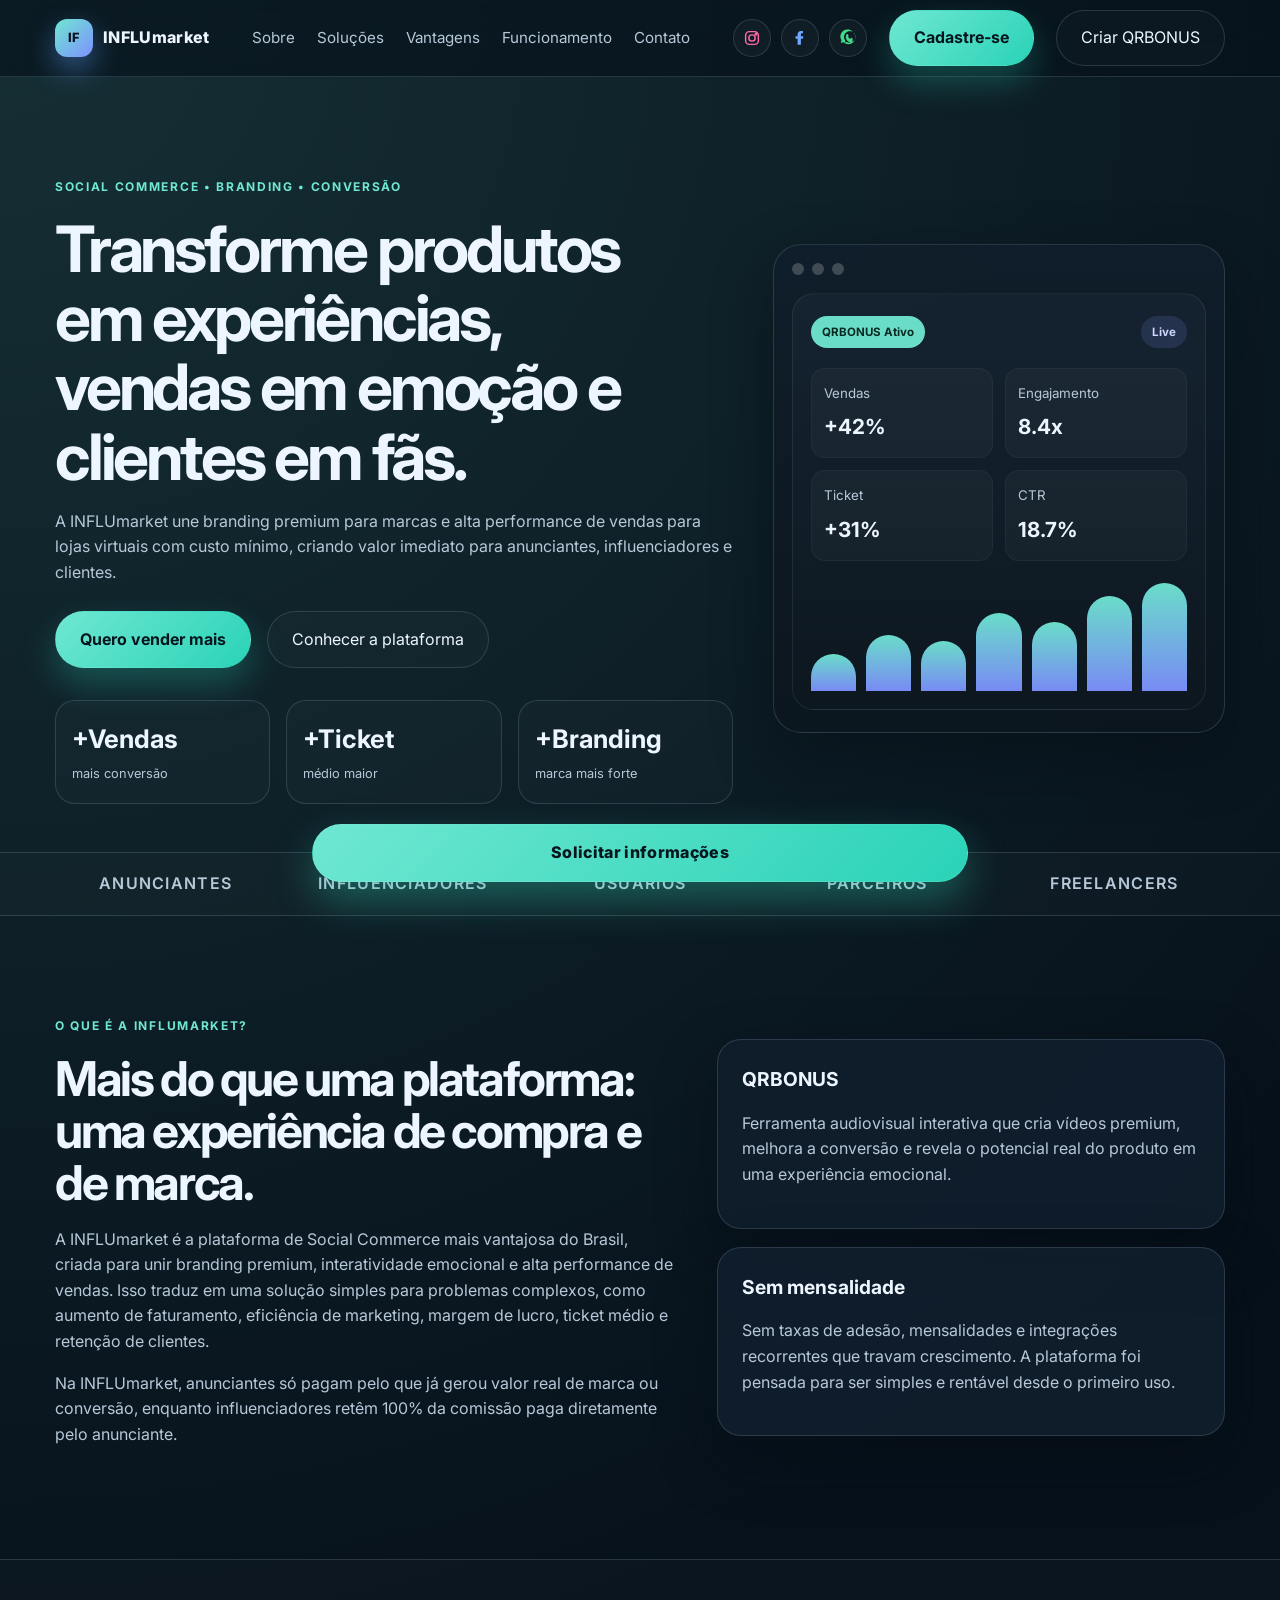
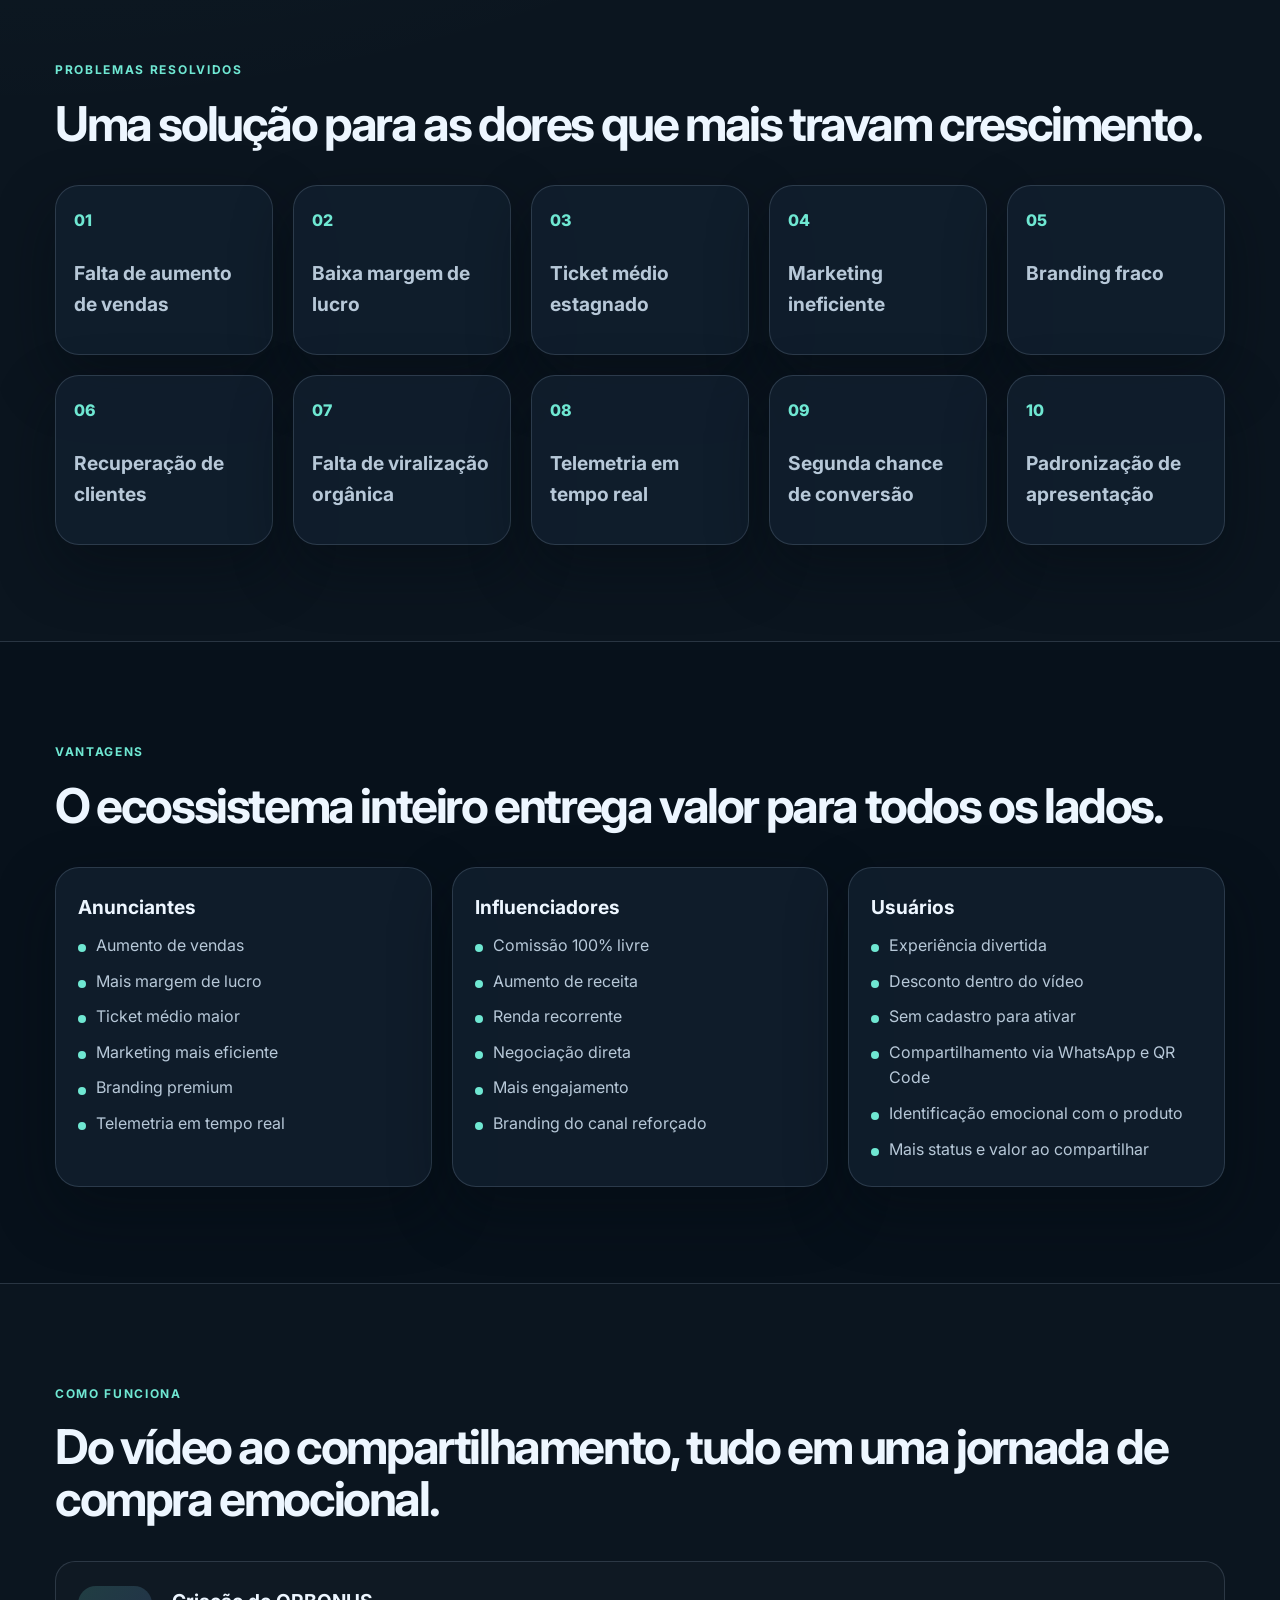
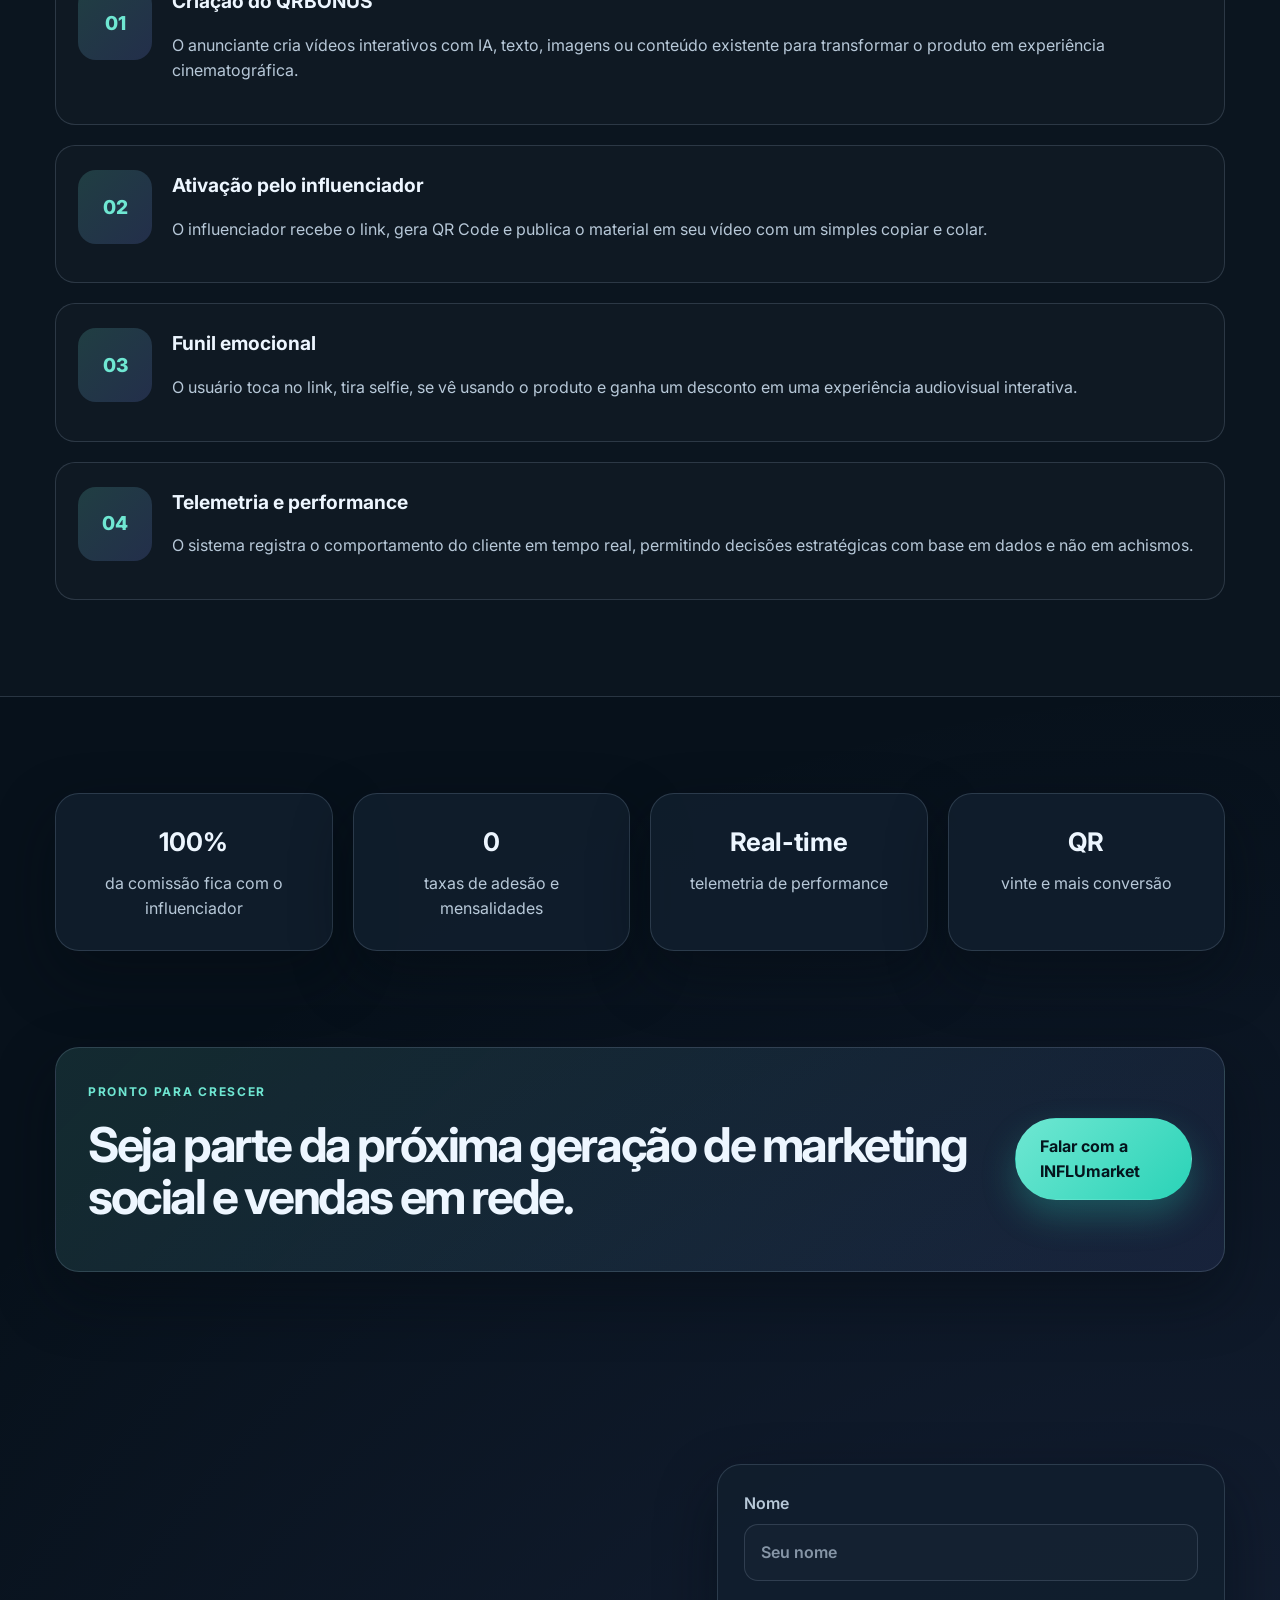
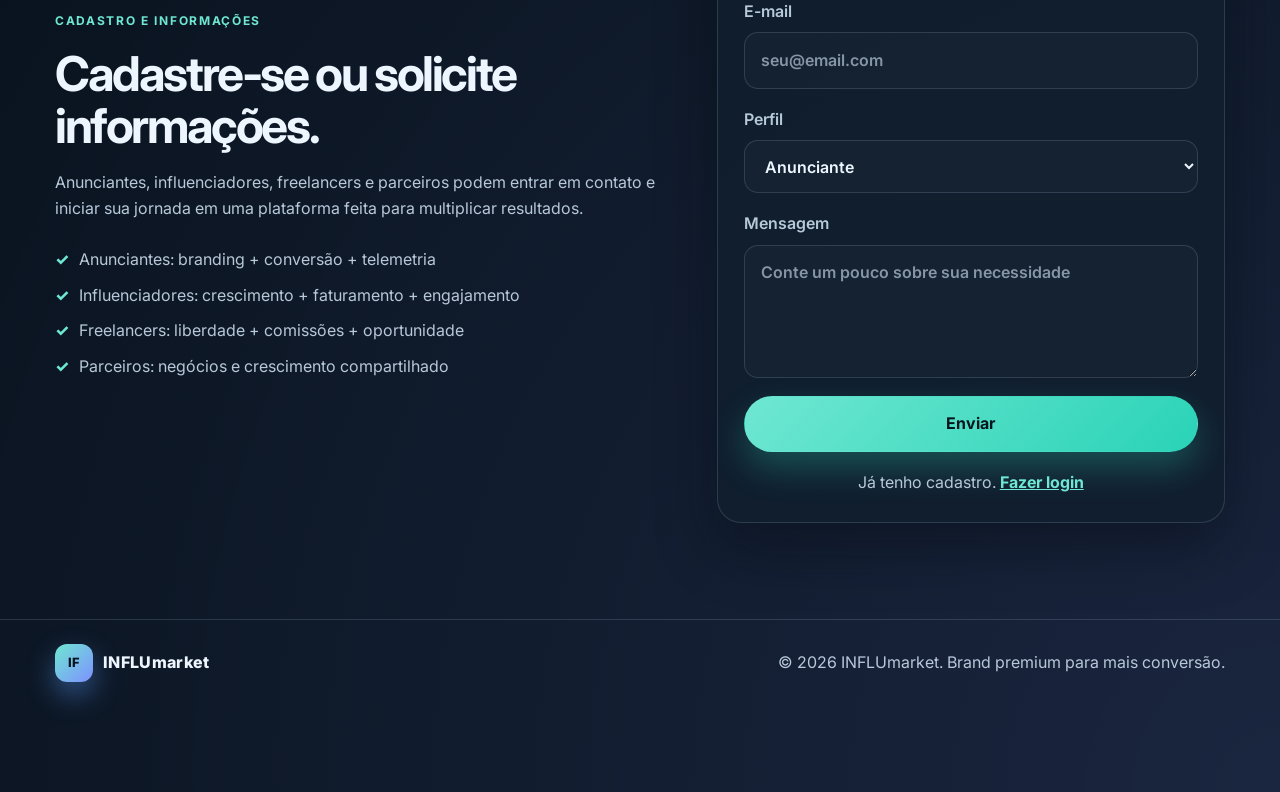
<file: index.html>
<!DOCTYPE html>
<html lang="pt-BR">
  <head>
    <meta charset="UTF-8" />
    <meta name="viewport" content="width=device-width, initial-scale=1.0" />
    <title>INFLUmarket | Social Commerce Premium</title>
    <meta
      name="description"
      content="INFLUmarket conecta marcas, influenciadores e clientes em um ecossistema de branding premium, vendas e telemetria em tempo real."
    />
    <link rel="preconnect" href="https://fonts.googleapis.com" />
    <link rel="preconnect" href="https://fonts.gstatic.com" crossorigin />
    <link
      href="https://fonts.googleapis.com/css2?family=Inter:wght@400;500;600;700;800;900&display=swap"
      rel="stylesheet"
    />
    <link rel="stylesheet" href="styles.css" />
  </head>
  <body>
    <header class="site-header">
      <div class="container nav">
        <a class="brand" href="#top" aria-label="Ir para início">
          <span class="brand-mark">IF</span>
          <span>INFLUmarket</span>
        </a>
        <nav class="main-nav" aria-label="Navegação principal">
          <a href="#sobre">Sobre</a>
          <a href="#solucoes">Soluções</a>
          <a href="#vantagens">Vantagens</a>
          <a href="#funcionamento">Funcionamento</a>
          <a href="#contato">Contato</a>
        </nav>
        <div class="nav-actions">
          <div class="social-links" aria-label="Redes sociais">
            <a class="social-link instagram" href="https://www.instagram.com/" target="_blank" rel="noopener noreferrer" aria-label="Instagram" title="Instagram">
              <svg viewBox="0 0 24 24" aria-hidden="true">
                <rect x="3.5" y="3.5" width="17" height="17" rx="5"></rect>
                <circle cx="12" cy="12" r="4.2"></circle>
                <circle cx="17.3" cy="6.8" r="1.1"></circle>
              </svg>
            </a>
            <a class="social-link facebook" href="https://www.facebook.com/" target="_blank" rel="noopener noreferrer" aria-label="Facebook" title="Facebook">
              <svg viewBox="0 0 24 24" aria-hidden="true">
                <path d="M13.2 21v-8h2.8l.4-3.2h-3.2V7.4c0-.9.3-1.6 1.7-1.6H16V2.8c-.4-.1-1.5-.2-2.7-.2-2.7 0-4.5 1.7-4.5 4.7v2.5H6v3.2h2.8v8h4.4Z"></path>
              </svg>
            </a>
            <a class="social-link whatsapp" href="https://wa.me/" target="_blank" rel="noopener noreferrer" aria-label="WhatsApp" title="WhatsApp">
              <svg viewBox="0 0 24 24" aria-hidden="true">
                <path d="M19.1 4.9A9.3 9.3 0 0 0 3.3 15l-1 3.7 3.8-1a9.3 9.3 0 0 0 13 0 9.3 9.3 0 0 0 0-13Zm-5.2 13.3c-1.2 0-2.3-.3-3.4-.8l-.2-.1-2.3.6.6-2.2-.1-.2A7.7 7.7 0 1 1 13.9 18.2Zm4.3-5.6c-.2-.1-1.4-.7-1.7-.8-.2-.1-.4-.1-.5.1-.1.2-.5.8-.6 1-.1.1-.2.2-.4.1-.2-.1-.9-.3-1.7-.9-.6-.5-1-1.2-1.1-1.4-.1-.2 0-.3.1-.4.1-.1.2-.3.3-.4.1-.1.1-.3.2-.5.1-.2.1-.3 0-.4-.1-.1-.5-1.3-.7-1.8-.2-.4-.4-.4-.5-.4h-.4c-.1 0-.3 0-.5.1-.2.1-.6.6-.9 1.2-.3.6-.8 1.4-.8 2.7 0 1.4.8 2.8 1 3.1.1.3 1.6 2.6 4 3.6.5.2.9.4 1.2.5.5.2.9.2 1.2.1.4-.1 1.4-.6 1.6-1.1.2-.5.2-.9.2-1.1 0-.1-.1-.2-.3-.3Z"></path>
              </svg>
            </a>
          </div>
          <a class="primary-button" href="#contato">Cadastre-se</a>
          <a class="secondary-button header-create-button" href="#contato">Criar QRBONUS</a>
        </div>
      </div>
    </header>

    <main id="top">
      <section class="hero">
        <div class="container hero-grid">
          <div class="hero-copy reveal">
            <span class="eyebrow">Social Commerce • Branding • Conversão</span>
            <h1>Transforme produtos em experiências, vendas em emoção e clientes em fãs.</h1>
            <p>
              A INFLUmarket une branding premium para marcas e alta performance de vendas
              para lojas virtuais com custo mínimo, criando valor imediato para anunciantes,
              influenciadores e clientes.
            </p>
            <div class="cta-row">
              <a class="primary-button" href="#contato">Quero vender mais</a>
              <a class="secondary-button" href="#solucoes">Conhecer a plataforma</a>
            </div>
            <ul class="mini-stats" aria-label="Resultados principais da plataforma">
              <li><strong>+Vendas</strong><span>mais conversão</span></li>
              <li><strong>+Ticket</strong><span>médio maior</span></li>
              <li><strong>+Branding</strong><span>marca mais forte</span></li>
            </ul>
          </div>

          <div class="hero-visual reveal">
            <div class="device-card">
              <div class="screen-header">
                <span></span>
                <span></span>
                <span></span>
              </div>
              <div class="dashboard-panel">
                <div class="panel-top">
                  <span class="chip success">QRBONUS Ativo</span>
                  <span class="chip ghost">Live</span>
                </div>
                <div class="metric-grid">
                  <div>
                    <small>Vendas</small>
                    <strong>+42%</strong>
                  </div>
                  <div>
                    <small>Engajamento</small>
                    <strong>8.4x</strong>
                  </div>
                  <div>
                    <small>Ticket</small>
                    <strong>+31%</strong>
                  </div>
                  <div>
                    <small>CTR</small>
                    <strong>18.7%</strong>
                  </div>
                </div>
                <div class="chart-bars" aria-label="Gráfico de desempenho">
                  <span style="height: 34%"></span>
                  <span style="height: 52%"></span>
                  <span style="height: 46%"></span>
                  <span style="height: 72%"></span>
                  <span style="height: 64%"></span>
                  <span style="height: 88%"></span>
                  <span style="height: 100%"></span>
                </div>
              </div>
            </div>
          </div>
        </div>
      </section>

      <section class="logo-strip" aria-label="Acesso rápido para anunciantes, influenciadores e usuários">
        <div class="container strip-grid">
          <span>Anunciantes</span>
          <span>Influenciadores</span>
          <span>Usuários</span>
          <span>Parceiros</span>
          <span>Freelancers</span>
        </div>
      </section>

      <section id="sobre" class="section intro">
        <div class="container two-column">
          <div class="content reveal">
            <span class="section-label">O que é a INFLUmarket?</span>
            <h2>Mais do que uma plataforma: uma experiência de compra e de marca.</h2>
            <p>
              A INFLUmarket é a plataforma de Social Commerce mais vantajosa do Brasil,
              criada para unir branding premium, interatividade emocional e alta performance de vendas.
              Isso traduz em uma solução simples para problemas complexos, como aumento de faturamento,
              eficiência de marketing, margem de lucro, ticket médio e retenção de clientes.
            </p>
            <p>
              Na INFLUmarket, anunciantes só pagam pelo que já gerou valor real de marca ou conversão,
              enquanto influenciadores retêm 100% da comissão paga diretamente pelo anunciante.
            </p>
          </div>
          <div class="feature-stack reveal">
            <div class="detail-card">
              <h3>QRBONUS</h3>
              <p>
                Ferramenta audiovisual interativa que cria vídeos premium, melhora a conversão e revela
                o potencial real do produto em uma experiência emocional.
              </p>
            </div>
            <div class="detail-card">
              <h3>Sem mensalidade</h3>
              <p>
                Sem taxas de adesão, mensalidades e integrações recorrentes que travam crescimento.
                A plataforma foi pensada para ser simples e rentável desde o primeiro uso.
              </p>
            </div>
          </div>
        </div>
      </section>

      <section id="solucoes" class="section alt-bg">
        <div class="container">
          <div class="section-heading reveal">
            <span class="section-label">Problemas resolvidos</span>
            <h2>Uma solução para as dores que mais travam crescimento.</h2>
          </div>
          <div class="cards-grid pain-grid">
            <article class="info-card reveal"><span>01</span><h3>Falta de aumento de vendas</h3></article>
            <article class="info-card reveal"><span>02</span><h3>Baixa margem de lucro</h3></article>
            <article class="info-card reveal"><span>03</span><h3>Ticket médio estagnado</h3></article>
            <article class="info-card reveal"><span>04</span><h3>Marketing ineficiente</h3></article>
            <article class="info-card reveal"><span>05</span><h3>Branding fraco</h3></article>
            <article class="info-card reveal"><span>06</span><h3>Recuperação de clientes</h3></article>
            <article class="info-card reveal"><span>07</span><h3>Falta de viralização orgânica</h3></article>
            <article class="info-card reveal"><span>08</span><h3>Telemetria em tempo real</h3></article>
            <article class="info-card reveal"><span>09</span><h3>Segunda chance de conversão</h3></article>
            <article class="info-card reveal"><span>10</span><h3>Padronização de apresentação</h3></article>
          </div>
        </div>
      </section>

      <section id="vantagens" class="section">
        <div class="container">
          <div class="section-heading reveal">
            <span class="section-label">Vantagens</span>
            <h2>O ecossistema inteiro entrega valor para todos os lados.</h2>
          </div>
          <div class="cards-grid benefit-grid">
            <article class="benefit-card reveal">
              <h3>Anunciantes</h3>
              <ul>
                <li>Aumento de vendas</li>
                <li>Mais margem de lucro</li>
                <li>Ticket médio maior</li>
                <li>Marketing mais eficiente</li>
                <li>Branding premium</li>
                <li>Telemetria em tempo real</li>
              </ul>
            </article>
            <article class="benefit-card reveal">
              <h3>Influenciadores</h3>
              <ul>
                <li>Comissão 100% livre</li>
                <li>Aumento de receita</li>
                <li>Renda recorrente</li>
                <li>Negociação direta</li>
                <li>Mais engajamento</li>
                <li>Branding do canal reforçado</li>
              </ul>
            </article>
            <article class="benefit-card reveal">
              <h3>Usuários</h3>
              <ul>
                <li>Experiência divertida</li>
                <li>Desconto dentro do vídeo</li>
                <li>Sem cadastro para ativar</li>
                <li>Compartilhamento via WhatsApp e QR Code</li>
                <li>Identificação emocional com o produto</li>
                <li>Mais status e valor ao compartilhar</li>
              </ul>
            </article>
          </div>
        </div>
      </section>

      <section id="funcionamento" class="section alt-bg">
        <div class="container">
          <div class="section-heading reveal">
            <span class="section-label">Como funciona</span>
            <h2>Do vídeo ao compartilhamento, tudo em uma jornada de compra emocional.</h2>
          </div>
          <div class="timeline reveal">
            <div class="timeline-step">
              <span>01</span>
              <div>
                <h3>Criação do QRBONUS</h3>
                <p>O anunciante cria vídeos interativos com IA, texto, imagens ou conteúdo existente para transformar o produto em experiência cinematográfica.</p>
              </div>
            </div>
            <div class="timeline-step">
              <span>02</span>
              <div>
                <h3>Ativação pelo influenciador</h3>
                <p>O influenciador recebe o link, gera QR Code e publica o material em seu vídeo com um simples copiar e colar.</p>
              </div>
            </div>
            <div class="timeline-step">
              <span>03</span>
              <div>
                <h3>Funil emocional</h3>
                <p>O usuário toca no link, tira selfie, se vê usando o produto e ganha um desconto em uma experiência audiovisual interativa.</p>
              </div>
            </div>
            <div class="timeline-step">
              <span>04</span>
              <div>
                <h3>Telemetria e performance</h3>
                <p>O sistema registra o comportamento do cliente em tempo real, permitindo decisões estratégicas com base em dados e não em achismos.</p>
              </div>
            </div>
          </div>
        </div>
      </section>

      <section class="section metrics">
        <div class="container metrics-grid reveal">
          <div class="metric-box">
            <strong>100%</strong>
            <span>da comissão fica com o influenciador</span>
          </div>
          <div class="metric-box">
            <strong>0</strong>
            <span>taxas de adesão e mensalidades</span>
          </div>
          <div class="metric-box">
            <strong>Real-time</strong>
            <span>telemetria de performance</span>
          </div>
          <div class="metric-box">
            <strong>QR</strong>
            <span>vinte e mais conversão</span>
          </div>
        </div>
      </section>

      <section class="section cta-band">
        <div class="container cta-panel reveal">
          <div>
            <span class="section-label">Pronto para crescer</span>
            <h2>Seja parte da próxima geração de marketing social e vendas em rede.</h2>
          </div>
          <a class="primary-button" href="#contato">Falar com a INFLUmarket</a>
        </div>
      </section>

      <section id="contato" class="section contact">
        <div class="container contact-grid">
          <div class="contact-copy reveal">
            <span class="section-label">Cadastro e informações</span>
            <h2>Cadastre-se ou solicite informações.</h2>
            <p>
              Anunciantes, influenciadores, freelancers e parceiros podem entrar em contato e iniciar sua jornada em uma plataforma feita para multiplicar resultados.
            </p>
            <ul class="check-list">
              <li>Anunciantes: branding + conversão + telemetria</li>
              <li>Influenciadores: crescimento + faturamento + engajamento</li>
              <li>Freelancers: liberdade + comissões + oportunidade</li>
              <li>Parceiros: negócios e crescimento compartilhado</li>
            </ul>
          </div>

          <form class="contact-form reveal" id="signup-form" action="#" method="post">
            <label>
              Nome
              <input type="text" name="nome" placeholder="Seu nome" />
            </label>
            <label>
              E-mail
              <input type="email" name="email" placeholder="seu@email.com" />
            </label>
            <label>
              Perfil
              <select name="perfil">
                <option>Anunciante</option>
                <option>Influenciador</option>
                <option>Freelancer</option>
                <option>Parceiro</option>
              </select>
            </label>
            <label>
              Mensagem
              <textarea name="mensagem" rows="4" placeholder="Conte um pouco sobre sua necessidade"></textarea>
            </label>
            <button type="submit" class="primary-button">Enviar</button>
            <p class="form-feedback" aria-live="polite"></p>
            <p class="auth-prompt">
              Já tenho cadastro.
              <button class="auth-switch" type="button" aria-controls="login-form" aria-expanded="false">Fazer login</button>
            </p>
          </form>

          <form class="contact-form reveal" id="login-form" action="#" method="post" hidden>
            <button type="submit" class="primary-button">Entrar</button>
            <button type="button" class="google-login-button">
              <svg viewBox="0 0 24 24" aria-hidden="true" focusable="false">
                <path fill="#4285F4" d="M22.56 12.25c0-.78-.07-1.53-.2-2.25H12v4.26h5.92c-.26 1.37-1.04 2.53-2.21 3.31v2.77h3.57c2.08-1.92 3.28-4.74 3.28-8.09z"/>
                <path fill="#34A853" d="M12 23c2.97 0 5.46-.98 7.28-2.66l-3.57-2.77c-.98.66-2.23 1.06-3.71 1.06-2.86 0-5.29-1.93-6.16-4.53H2.15v2.84A11 11 0 0 0 12 23z"/>
                <path fill="#FBBC05" d="M5.84 14.1a6.6 6.6 0 0 1 0-4.2V7.06H2.15a11 11 0 0 0 0 9.88l3.69-2.84z"/>
                <path fill="#EA4335" d="M12 4.37c1.62 0 3.06.56 4.21 1.64l3.15-3.15C17.45 1.09 14.97 0 12 0A11 11 0 0 0 2.15 7.06l3.69 2.84C6.71 7.3 9.14 4.37 12 4.37z"/>
              </svg>
              Continuar com Google
            </button>
            <p class="form-feedback" aria-live="polite"></p>
            <p class="auth-prompt">
              Ainda não tem cadastro?
              <button class="auth-switch" type="button" aria-controls="signup-form" aria-expanded="true">Cadastre-se</button>
            </p>
          </form>
        </div>
      </section>
    </main>

    <div class="sticky-cta" aria-label="CTA fixo para solicitar informações">
      <a href="#contato" class="sticky-cta__button">Solicitar informações</a>
    </div>

    <footer class="site-footer">
      <div class="container footer-row">
        <div>
          <a class="brand" href="#top">
            <span class="brand-mark">IF</span>
            <span>INFLUmarket</span>
          </a>
        </div>
        <p>© 2026 INFLUmarket. Brand premium para mais conversão.</p>
      </div>
    </footer>

    <script src="script.js"></script>
  </body>
</html>
</file>
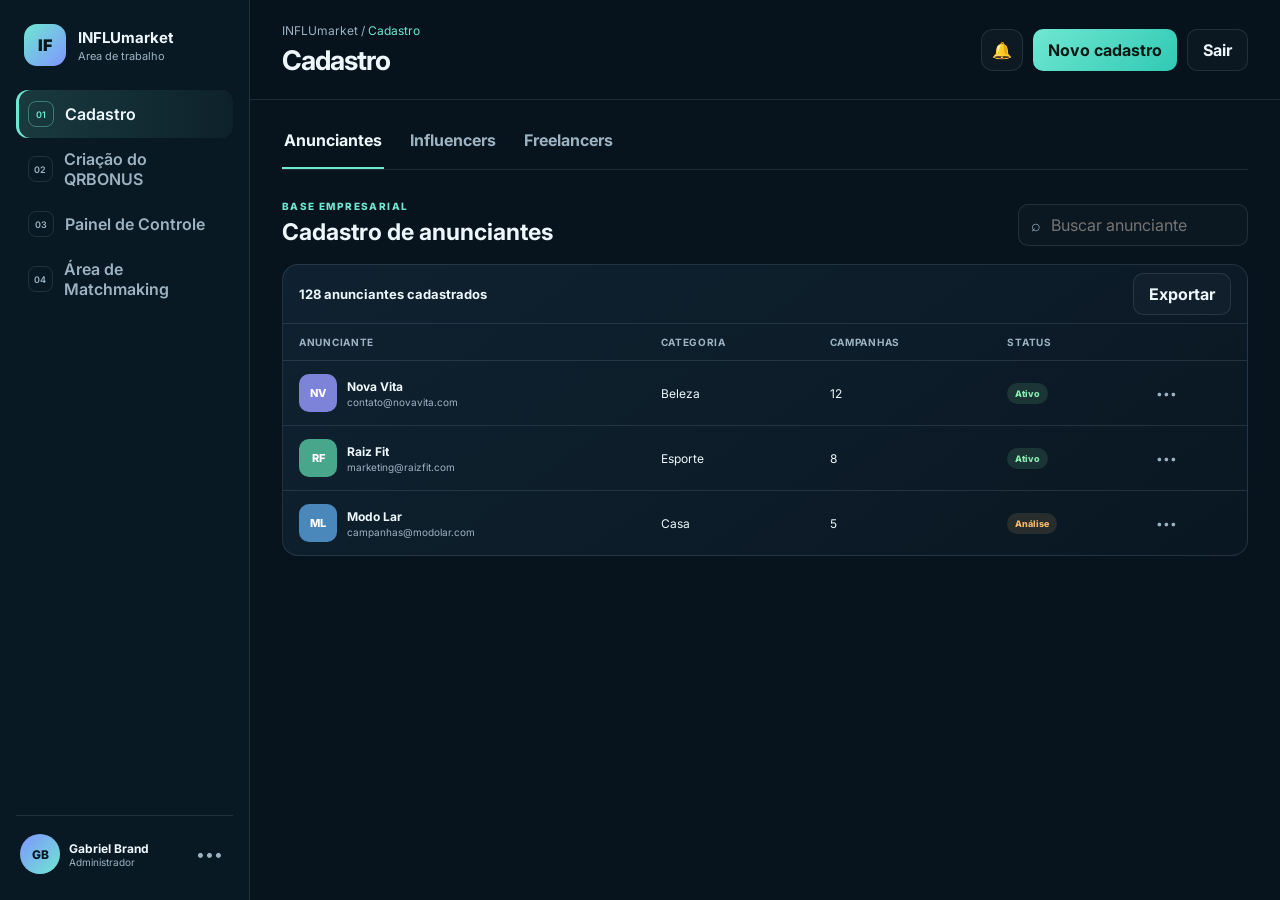
<file: public/index.html>
<!DOCTYPE html>
<html lang="pt-BR">
  <head>
    <meta charset="UTF-8" />
    <meta name="viewport" content="width=device-width, initial-scale=1.0" />
    <meta name="description" content="Area de trabalho da plataforma INFLUmarket." />
    <title>INFLUmarket | Area de Trabalho</title>
    <link rel="preconnect" href="https://fonts.googleapis.com" />
    <link rel="preconnect" href="https://fonts.gstatic.com" crossorigin />
    <link href="https://fonts.googleapis.com/css2?family=Inter:wght@400;500;600;700;800&display=swap" rel="stylesheet" />
    <link rel="stylesheet" href="styles.css" />
  </head>
  <body>
    <div class="app-shell">
      <aside class="sidebar">
        <div class="brand-wrap">
          <div class="brand-mark">IF</div>
          <div>
            <strong>INFLUmarket</strong>
            <span>Area de trabalho</span>
          </div>
        </div>

        <nav class="workspace-nav" aria-label="Areas principais">
          <button class="workspace-tab active" data-tab="cadastro">
            <span class="nav-icon">01</span>
            <span>Cadastro</span>
          </button>
          <button class="workspace-tab" data-tab="qrbonus">
            <span class="nav-icon">02</span>
            <span>Criação do QRBONUS</span>
          </button>
          <button class="workspace-tab" data-tab="controle">
            <span class="nav-icon">03</span>
            <span>Painel de Controle</span>
          </button>
          <button class="workspace-tab" data-tab="matchmaking">
            <span class="nav-icon">04</span>
            <span>Área de Matchmaking</span>
          </button>
        </nav>

        <div class="sidebar-profile">
          <div class="avatar">GB</div>
          <div>
            <strong>Gabriel Brand</strong>
            <span>Administrador</span>
          </div>
          <button class="more-button" aria-label="Mais opções">•••</button>
        </div>
      </aside>

      <main class="main-area">
        <header class="topbar">
          <div>
            <p class="breadcrumb">INFLUmarket / <span id="breadcrumbArea">Cadastro</span></p>
            <h1 id="pageTitle">Cadastro</h1>
          </div>
          <div class="topbar-actions">
            <button class="icon-button" aria-label="Notificações">🔔</button>
            <button class="primary-btn" id="topAction">Novo cadastro</button>
            <a class="outline-btn logout-btn" href="../index.html?login=1#contato">Sair</a>
          </div>
        </header>

        <div class="content">
          <section class="tab-panel active" id="cadastro">
            <div class="subtabs" role="tablist" aria-label="Tipos de cadastro">
              <button class="subtab active" data-subtab="cad-anunciantes">Anunciantes</button>
              <button class="subtab" data-subtab="cad-influencers">Influencers</button>
              <button class="subtab" data-subtab="cad-freelancers">Freelancers</button>
            </div>

            <div class="subpanel active" id="cad-anunciantes">
              <div class="section-header">
                <div>
                  <span class="eyebrow">Base empresarial</span>
                  <h2>Cadastro de anunciantes</h2>
                </div>
                <label class="search-box"><span>⌕</span><input type="search" placeholder="Buscar anunciante" /></label>
              </div>
              <div class="table-card">
                <div class="table-toolbar">
                  <strong>128 anunciantes cadastrados</strong>
                  <button class="outline-btn">Exportar</button>
                </div>
                <div class="table-wrap">
                  <table>
                    <thead><tr><th>Anunciante</th><th>Categoria</th><th>Campanhas</th><th>Status</th><th></th></tr></thead>
                    <tbody>
                      <tr><td><div class="person"><span class="company-logo violet">NV</span><div><strong>Nova Vita</strong><small>contato@novavita.com</small></div></div></td><td>Beleza</td><td>12</td><td><span class="status active-status">Ativo</span></td><td><button class="row-action">•••</button></td></tr>
                      <tr><td><div class="person"><span class="company-logo green">RF</span><div><strong>Raiz Fit</strong><small>marketing@raizfit.com</small></div></div></td><td>Esporte</td><td>8</td><td><span class="status active-status">Ativo</span></td><td><button class="row-action">•••</button></td></tr>
                      <tr><td><div class="person"><span class="company-logo blue">ML</span><div><strong>Modo Lar</strong><small>campanhas@modolar.com</small></div></div></td><td>Casa</td><td>5</td><td><span class="status review-status">Análise</span></td><td><button class="row-action">•••</button></td></tr>
                    </tbody>
                  </table>
                </div>
              </div>
            </div>

            <div class="subpanel" id="cad-influencers">
              <div class="section-header"><div><span class="eyebrow">Rede de criadores</span><h2>Cadastro de influencers</h2></div><button class="outline-btn">Adicionar influencer</button></div>
              <div class="profile-grid">
                <article class="profile-card"><div class="profile-top"><span class="profile-avatar coral">AM</span><span class="status active-status">Verificado</span></div><h3>Amanda Moraes</h3><p>Moda e Lifestyle · 284 mil seguidores</p><div class="profile-kpis"><span><strong>12</strong><small>Campanhas</small></span><span><strong>8.9%</strong><small>Engajamento</small></span></div></article>
                <article class="profile-card"><div class="profile-top"><span class="profile-avatar cyan">LC</span><span class="status active-status">Verificado</span></div><h3>Lucas Cardoso</h3><p>Fitness · 191 mil seguidores</p><div class="profile-kpis"><span><strong>9</strong><small>Campanhas</small></span><span><strong>10.4%</strong><small>Engajamento</small></span></div></article>
              </div>
            </div>

            <div class="subpanel" id="cad-freelancers">
              <div class="section-header"><div><span class="eyebrow">Equipe especializada</span><h2>Cadastro de freelancers</h2></div><button class="outline-btn">Convidar profissional</button></div>
              <div class="profile-grid">
                <article class="profile-card"><div class="profile-top"><span class="profile-avatar gold">RS</span><span class="status active-status">Disponível</span></div><h3>Rafaela Souza</h3><p>Editora de vídeo · Premiere / CapCut</p><div class="profile-kpis"><span><strong>34</strong><small>Projetos</small></span><span><strong>4.9</strong><small>Avaliação</small></span></div></article>
                <article class="profile-card"><div class="profile-top"><span class="profile-avatar violet2">MP</span><span class="status review-status">Em projeto</span></div><h3>Marcos Porto</h3><p>Diretor audiovisual · Motion</p><div class="profile-kpis"><span><strong>21</strong><small>Projetos</small></span><span><strong>4.8</strong><small>Avaliação</small></span></div></article>
              </div>
            </div>
          </section>

          <section class="tab-panel" id="qrbonus">
            <div class="subtabs">
              <button class="subtab active" data-subtab="qr-criacao">Criação de vídeo</button>
              <button class="subtab" data-subtab="qr-galeria">Galeria ativa e inativa</button>
              <button class="subtab" data-subtab="qr-operacional">Formulário operacional</button>
            </div>

            <div class="subpanel active" id="qr-criacao">
              <div class="section-header"><div><span class="eyebrow">Studio QRBONUS</span><h2>Criação de vídeo</h2></div><button class="primary-btn">Gerar campanha</button></div>
              <div class="creation-layout">
                <form class="creator-form">
                  <label>Nome da campanha<input type="text" value="Lançamento Verão 2026" /></label>
                  <label>Produto<input type="text" value="Coleção Essentials" /></label>
                  <label>Formato<select><option>Vídeo vertical · 9:16</option><option>Vídeo quadrado · 1:1</option></select></label>
                  <label>Mensagem principal<textarea rows="4">Descubra o novo essencial da temporada.</textarea></label>
                  <button type="button" class="outline-btn full-width">Adicionar mídia</button>
                </form>
                <div class="video-preview">
                  <div class="phone-preview"><div class="preview-screen"><span class="preview-tag">Lançamento</span><strong>Essentials</strong><small>Desconto exclusivo dentro do vídeo</small><button>Ver oferta</button></div></div>
                  <div class="preview-tools"><span>Preview ativo</span><strong>00:15</strong></div>
                </div>
              </div>
            </div>

            <div class="subpanel" id="qr-galeria">
              <div class="section-header"><div><span class="eyebrow">Biblioteca</span><h2>QRBONUS ativos e inativos</h2></div><button class="outline-btn">Filtrar</button></div>
              <div class="campaign-grid">
                <article class="campaign-card"><div class="campaign-cover summer"><span>Ativo</span></div><div class="campaign-info"><h3>Summer Drop</h3><p>1.284 visualizações · R$ 18.4k</p></div></article>
                <article class="campaign-card"><div class="campaign-cover glow"><span>Ativo</span></div><div class="campaign-info"><h3>Glow Skin</h3><p>842 visualizações · R$ 9.1k</p></div></article>
                <article class="campaign-card inactive"><div class="campaign-cover run"><span>Inativo</span></div><div class="campaign-info"><h3>Run Pro</h3><p>391 visualizações · R$ 2.9k</p></div></article>
              </div>
            </div>

            <div class="subpanel" id="qr-operacional">
              <div class="section-header"><div><span class="eyebrow">Operação anunciante</span><h2>Formulário operacional</h2></div></div>
              <div class="operational-layout">
                <div class="data-list">
                  <div class="mini-panel-header"><h3>Lista de dados</h3><button class="text-btn">Adicionar</button></div>
                  <div class="data-row"><span>Produtos enviados</span><strong>24</strong></div>
                  <div class="data-row"><span>Materiais aprovados</span><strong>18</strong></div>
                  <div class="data-row"><span>Revisões pendentes</span><strong>6</strong></div>
                </div>
                <div class="data-list">
                  <div class="mini-panel-header"><h3>Lista de influencers</h3><button class="text-btn">Convidar</button></div>
                  <div class="data-row"><div class="person"><span class="profile-avatar coral mini">AM</span><strong>Amanda Moraes</strong></div><span class="status active-status">Confirmada</span></div>
                  <div class="data-row"><div class="person"><span class="profile-avatar cyan mini">LC</span><strong>Lucas Cardoso</strong></div><span class="status review-status">Pendente</span></div>
                </div>
              </div>
            </div>
          </section>

          <section class="tab-panel" id="controle">
            <div class="subtabs">
              <button class="subtab active" data-subtab="painel-anunciante">Anunciantes</button>
              <button class="subtab" data-subtab="painel-influencer">Influencers</button>
              <button class="subtab" data-subtab="painel-freelancer">Freelancers</button>
            </div>

            <div class="subpanel active" id="painel-anunciante">
              <div class="section-header"><div><span class="eyebrow">Visão geral do anunciante</span><h2>Telemetria e finanças</h2></div><button class="outline-btn">Últimos 30 dias⌄</button></div>
              <div class="kpi-grid"><article><span>Faturamento</span><strong>R$ 184.280</strong><small class="positive">+22,4%</small></article><article><span>Conversões</span><strong>1.284</strong><small class="positive">+18,1%</small></article><article><span>Ticket médio</span><strong>R$ 143,50</strong><small class="positive">+8,7%</small></article><article><span>ROI</span><strong>4,8x</strong><small class="positive">+0,6x</small></article></div>
              <div class="dashboard-grid"><article class="chart-card"><div class="mini-panel-header"><h3>Performance</h3><span>Maio · Jun · Jul · Ago · Set · Out</span></div><div class="line-chart"><div class="chart-gridline l1"></div><div class="chart-gridline l2"></div><div class="chart-gridline l3"></div><svg viewBox="0 0 700 220" preserveAspectRatio="none"><defs><linearGradient id="area" x1="0" y1="0" x2="0" y2="1"><stop offset="0" stop-color="#6fe7d1" stop-opacity=".35"/><stop offset="1" stop-color="#6fe7d1" stop-opacity="0"/></linearGradient></defs><path d="M0 180 C80 160 120 130 180 145 S280 70 350 100 S450 125 520 55 S630 70 700 25 L700 220 L0 220 Z" fill="url(#area)"/><path d="M0 180 C80 160 120 130 180 145 S280 70 350 100 S450 125 520 55 S630 70 700 25" fill="none" stroke="#6fe7d1" stroke-width="5"/></svg></div></article><article class="ranking-card"><div class="mini-panel-header"><h3>Top influenciadores</h3><button class="text-btn">Ver todos</button></div><div class="ranking-row"><span class="rank">1</span><span class="profile-avatar coral mini">AM</span><strong>Amanda M.</strong><small>R$ 42,8k</small></div><div class="ranking-row"><span class="rank">2</span><span class="profile-avatar cyan mini">LC</span><strong>Lucas C.</strong><small>R$ 31,2k</small></div><div class="ranking-row"><span class="rank">3</span><span class="profile-avatar gold mini">JP</span><strong>Julia P.</strong><small>R$ 24,6k</small></div></article></div>
            </div>

            <div class="subpanel" id="painel-influencer">
              <div class="section-header"><div><span class="eyebrow">Área financeira</span><h2>Painel do influencer</h2></div><button class="primary-btn">Solicitar saque</button></div>
              <div class="kpi-grid"><article><span>Saldo disponível</span><strong>R$ 42.810</strong><small>Próximo repasse em 5 dias</small></article><article><span>Comissões</span><strong>R$ 18.420</strong><small class="positive">+14,2%</small></article><article><span>Campanhas</span><strong>12</strong><small>4 finalizam em breve</small></article><article><span>Engajamento</span><strong>8.9%</strong><small class="positive">+1,3 p.p.</small></article></div>
              <div class="table-card"><div class="table-toolbar"><strong>Movimentações</strong><button class="outline-btn">Extrato</button></div><div class="table-wrap"><table><thead><tr><th>Campanha</th><th>Tipo</th><th>Data</th><th>Valor</th><th>Status</th></tr></thead><tbody><tr><td>Summer Drop</td><td>Comissão</td><td>12/10/2026</td><td>R$ 8.420</td><td><span class="status active-status">Pago</span></td></tr><tr><td>Glow Skin</td><td>Comissão</td><td>08/10/2026</td><td>R$ 4.280</td><td><span class="status active-status">Pago</span></td></tr></tbody></table></div></div>
            </div>

            <div class="subpanel" id="painel-freelancer">
              <div class="section-header"><div><span class="eyebrow">Área financeira</span><h2>Painel do freelancer</h2></div><button class="primary-btn">Solicitar pagamento</button></div>
              <div class="kpi-grid"><article><span>A receber</span><strong>R$ 12.740</strong><small>3 projetos ativos</small></article><article><span>Recebido no mês</span><strong>R$ 8.920</strong><small class="positive">+9,8%</small></article><article><span>Projetos</span><strong>34</strong><small>6 aguardando aprovação</small></article><article><span>Avaliação</span><strong>4.9</strong><small>Excelente</small></article></div>
            </div>
          </section>

          <section class="tab-panel" id="matchmaking">
            <div class="subtabs"><button class="subtab active" data-subtab="match-anunciantes">Anunciantes</button><button class="subtab" data-subtab="match-influencers">Influencers</button></div>
            <div class="subpanel active" id="match-anunciantes">
              <div class="section-header"><div><span class="eyebrow">Conexões estratégicas</span><h2>Anunciantes compatíveis</h2></div><button class="outline-btn">Refinar busca</button></div>
              <div class="match-grid"><article class="match-card"><span class="match-score">96%</span><span class="company-logo violet">NV</span><h3>Nova Vita</h3><p>Beleza · Público-alvo semelhante</p><button class="outline-btn full-width">Ver proposta</button></article><article class="match-card"><span class="match-score">91%</span><span class="company-logo green">RF</span><h3>Raiz Fit</h3><p>Fitness · Alta conversão</p><button class="outline-btn full-width">Ver proposta</button></article></div>
            </div>
            <div class="subpanel" id="match-influencers">
              <div class="section-header"><div><span class="eyebrow">Conexões estratégicas</span><h2>Influencers compatíveis</h2></div><button class="outline-btn">Refinar busca</button></div>
              <div class="match-grid"><article class="match-card"><span class="match-score">98%</span><span class="profile-avatar coral">AM</span><h3>Amanda Moraes</h3><p>Moda · 284 mil seguidores</p><button class="outline-btn full-width">Enviar convite</button></article><article class="match-card"><span class="match-score">94%</span><span class="profile-avatar cyan">LC</span><h3>Lucas Cardoso</h3><p>Fitness · 191 mil seguidores</p><button class="outline-btn full-width">Enviar convite</button></article></div>
            </div>
          </section>
        </div>
      </main>
    </div>
    <script src="script.js"></script>
  </body>
</html>
</file>
<file: styles.css>
:root {
  --bg: #07111b;
  --bg-soft: #0d1a2a;
  --panel: rgba(19, 31, 46, 0.8);
  --panel-strong: #101f2d;
  --card: #122437;
  --surface: #182d42;
  --line: rgba(160, 181, 203, 0.2);
  --text: #edf6ff;
  --muted: #b7c8d8;
  --primary: #6fe7d2;
  --primary-strong: #2ad3b7;
  --secondary: #7e91ff;
  --accent: #f5a623;
  --shadow: 0 24px 60px rgba(5, 10, 18, 0.45);
}

* {
  box-sizing: border-box;
}

html {
  scroll-behavior: smooth;
}

body {
  margin: 0;
  font-family: "Inter", sans-serif;
  background:
    radial-gradient(circle at top left, rgba(110, 231, 210, 0.14), transparent 30%),
    radial-gradient(circle at bottom right, rgba(126, 145, 255, 0.16), transparent 30%),
    var(--bg);
  color: var(--text);
  line-height: 1.6;
}

a {
  color: inherit;
  text-decoration: none;
}

img {
  max-width: 100%;
  display: block;
}

button,
input,
select,
textarea {
  font: inherit;
}

.container {
  width: min(1170px, calc(100% - 32px));
  margin: 0 auto;
}

.site-header {
  position: sticky;
  top: 0;
  z-index: 20;
  backdrop-filter: blur(18px);
  background: rgba(7, 17, 27, 0.65);
  border-bottom: 1px solid var(--line);
}

.nav {
  display: flex;
  align-items: center;
  justify-content: space-between;
  min-height: 76px;
  gap: 24px;
}

.brand {
  display: inline-flex;
  align-items: center;
  gap: 10px;
  font-weight: 800;
  letter-spacing: 0.02em;
}

.brand-mark {
  display: inline-flex;
  align-items: center;
  justify-content: center;
  width: 38px;
  height: 38px;
  border-radius: 12px;
  background: linear-gradient(135deg, var(--primary), var(--secondary));
  color: #06131d;
  font-size: 0.8rem;
  box-shadow: 0 12px 28px rgba(92, 159, 255, 0.45);
}

.main-nav,
.nav-actions {
  display: flex;
  align-items: center;
  gap: 22px;
}

.header-create-button {
  white-space: nowrap;
}

.main-nav a {
  color: var(--muted);
  font-size: 0.95rem;
}

.link-button,
.primary-button,
.secondary-button,
button {
  display: inline-flex;
  align-items: center;
  justify-content: center;
  border-radius: 999px;
  border: 1px solid transparent;
  transition: 180ms ease;
}

.link-button {
  color: var(--text);
  opacity: 0.9;
}

.social-links {
  display: flex;
  align-items: center;
  gap: 10px;
}

.social-link {
  display: inline-flex;
  align-items: center;
  justify-content: center;
  width: 38px;
  height: 38px;
  border: 1px solid var(--line);
  border-radius: 50%;
  background: rgba(255, 255, 255, 0.03);
  transition: transform 180ms ease, background 180ms ease;
}

.social-link:hover {
  transform: translateY(-2px);
  background: rgba(255, 255, 255, 0.08);
}

.social-link svg {
  width: 18px;
  height: 18px;
  fill: none;
  stroke: currentColor;
  stroke-width: 1.9;
  stroke-linecap: round;
  stroke-linejoin: round;
}

.social-link.instagram {
  color: #ff6aa7;
}

.social-link.facebook {
  color: #6ea8ff;
}

.social-link.facebook svg,
.social-link.whatsapp svg {
  fill: currentColor;
  stroke: none;
}

.social-link.whatsapp {
  color: #43d98b;
}

.primary-button,
button {
  background: linear-gradient(135deg, var(--primary), var(--primary-strong));
  color: #04151d;
  font-weight: 700;
  padding: 0.9rem 1.5rem;
  box-shadow: 0 16px 34px rgba(42, 211, 183, 0.28);
}

.secondary-button {
  padding: 0.9rem 1.5rem;
  border-color: var(--line);
  background: rgba(255, 255, 255, 0.02);
  color: var(--text);
}

.primary-button:hover,
.secondary-button:hover,
.link-button:hover,
button:hover {
  transform: translateY(-1px);
}

.hero {
  padding: 96px 0 48px;
}

.hero-grid {
  display: grid;
  grid-template-columns: 1.2fr 0.8fr;
  align-items: center;
  gap: 40px;
}

.eyebrow,
.section-label {
  display: inline-block;
  margin-bottom: 18px;
  font-size: 0.75rem;
  letter-spacing: 0.14em;
  text-transform: uppercase;
  color: var(--primary);
  font-weight: 700;
}

.hero-copy h1,
.section-heading h2,
.content h2,
.contact-copy h2,
.cta-panel h2 {
  margin: 0 0 18px;
  line-height: 1.08;
  letter-spacing: -0.05em;
}

.hero-copy h1 {
  font-size: clamp(2.5rem, 5vw, 5rem);
  max-width: 620px;
}

.hero-copy p,
.content p,
.contact-copy p,
.timeline-step p,
.detail-card p,
.benefit-card li,
.info-card h3 {
  color: var(--muted);
}

.cta-row {
  display: flex;
  flex-wrap: wrap;
  gap: 16px;
  margin-top: 26px;
}

.mini-stats {
  list-style: none;
  padding: 0;
  margin: 32px 0 0;
  display: grid;
  grid-template-columns: repeat(3, minmax(120px, 1fr));
  gap: 16px;
}

.mini-stats li {
  padding: 18px 16px;
  background: rgba(255, 255, 255, 0.02);
  border: 1px solid var(--line);
  border-radius: 20px;
}

.mini-stats strong,
.metric-box strong {
  display: block;
  font-size: clamp(1.2rem, 2vw, 1.75rem);
  color: var(--text);
}

.mini-stats span {
  font-size: 0.8rem;
  color: var(--muted);
}

.hero-visual {
  display: flex;
  justify-content: center;
}

.device-card {
  position: relative;
  width: min(100%, 470px);
  padding: 18px 18px 22px;
  background: linear-gradient(180deg, rgba(16, 30, 43, 0.9), rgba(12, 22, 30, 0.92));
  border: 1px solid var(--line);
  border-radius: 28px;
  box-shadow: var(--shadow);
}

.screen-header {
  display: flex;
  gap: 8px;
  margin-bottom: 18px;
}

.screen-header span {
  width: 12px;
  height: 12px;
  border-radius: 50%;
  background: rgba(255, 255, 255, 0.2);
}

.dashboard-panel {
  background: linear-gradient(180deg, rgba(22, 35, 49, 0.97), rgba(13, 23, 32, 0.95));
  border-radius: 22px;
  border: 1px solid rgba(255, 255, 255, 0.08);
  padding: 22px 18px 18px;
}

.panel-top,
.metric-grid {
  display: flex;
  justify-content: space-between;
  gap: 12px;
}

.chip {
  display: inline-flex;
  padding: 0.4rem 0.7rem;
  border-radius: 999px;
  font-size: 0.72rem;
  font-weight: 700;
}

.chip.success {
  color: #092a20;
  background: rgba(111, 231, 210, 0.95);
}

.chip.ghost {
  background: rgba(126, 145, 255, 0.15);
  color: #cfd7ff;
}

.metric-grid {
  margin-top: 20px;
  display: grid;
  grid-template-columns: repeat(2, minmax(120px, 1fr));
}

.metric-grid div {
  padding: 14px 12px;
  border-radius: 14px;
  background: rgba(255, 255, 255, 0.03);
  border: 1px solid rgba(255,255,255,0.04);
}

.metric-grid small {
  display: block;
  color: var(--muted);
  margin-bottom: 6px;
}

.metric-grid strong {
  font-size: 1.3rem;
}

.chart-bars {
  display: flex;
  align-items: end;
  gap: 10px;
  height: 130px;
  padding-top: 22px;
}

.chart-bars span {
  display: block;
  flex: 1;
  border-radius: 999px 999px 0 0;
  background: linear-gradient(180deg, var(--primary), var(--secondary));
  opacity: 0.95;
}

.logo-strip {
  border-top: 1px solid var(--line);
  border-bottom: 1px solid var(--line);
  background: rgba(255, 255, 255, 0.015);
}

.strip-grid {
  display: grid;
  grid-template-columns: repeat(5, minmax(120px, 1fr));
  gap: 16px;
  text-align: center;
  color: var(--muted);
  font-weight: 600;
  text-transform: uppercase;
  letter-spacing: 0.08em;
  padding: 18px 0;
}

.section {
  padding: 96px 0;
}

.alt-bg {
  background: rgba(255, 255, 255, 0.015);
  border-top: 1px solid var(--line);
  border-bottom: 1px solid var(--line);
}

.two-column,
.contact-grid {
  display: grid;
  grid-template-columns: 1.1fr 0.9fr;
  gap: 40px;
  align-items: center;
}

.content h2,
.section-heading h2,
.contact-copy h2,
.cta-panel h2 {
  font-size: clamp(2rem, 4vw, 3rem);
}

.feature-stack {
  display: grid;
  gap: 18px;
}

.detail-card,
.info-card,
.benefit-card,
.contact-form,
.metric-box,
.cta-panel {
  background: rgba(17, 31, 46, 0.86);
  border: 1px solid var(--line);
  border-radius: 24px;
  box-shadow: var(--shadow);
}

.detail-card {
  padding: 24px; 
}

.detail-card h3,
.info-card h3,
.benefit-card h3,
.timeline-step h3 {
  margin: 0 0 10px;
  font-size: 1.2rem;
}

.section-heading {
  margin-bottom: 36px;
}

.cards-grid {
  display: grid;
  gap: 20px;
}

.pain-grid {
  grid-template-columns: repeat(5, minmax(180px, 1fr));
}

.info-card {
  position: relative;
  padding: 22px 18px 18px;
  min-height: 170px;
}

.info-card span {
  display: inline-flex;
  margin-bottom: 24px;
  font-weight: 800;
  color: var(--primary);
}

.benefit-grid {
  grid-template-columns: repeat(3, minmax(220px, 1fr));
}

.benefit-card {
  padding: 24px 22px;
}

.benefit-card ul {
  list-style: none;
  padding: 0;
  margin: 0;
  display: grid;
  gap: 10px;
}

.benefit-card li {
  position: relative;
  padding-left: 18px;
}

.benefit-card li::before {
  content: "";
  position: absolute;
  left: 0;
  top: 0.7em;
  width: 8px;
  height: 8px;
  border-radius: 50%;
  background: var(--primary);
}

.timeline {
  display: grid;
  gap: 20px;
}

.timeline-step {
  display: grid;
  grid-template-columns: 74px 1fr;
  gap: 20px;
  padding: 24px 22px;
  background: rgba(255,255,255,0.02);
  border: 1px solid var(--line);
  border-radius: 20px;
}

.timeline-step span {
  display: inline-flex;
  align-items: center;
  justify-content: center;
  width: 74px;
  height: 74px;
  border-radius: 18px;
  background: linear-gradient(135deg, rgba(111, 231, 210, 0.18), rgba(126, 145, 255, 0.18));
  color: var(--primary);
  font-weight: 800;
  font-size: 1.2rem;
}

.metrics-grid {
  display: grid;
  grid-template-columns: repeat(4, minmax(180px, 1fr));
  gap: 20px;
}

.metric-box {
  padding: 28px 22px;
  text-align: center;
}

.metric-box span {
  display: block;
  margin-top: 8px;
  color: var(--muted);
}

.cta-band {
  padding-top: 0;
}

.cta-panel {
  display: flex;
  align-items: center;
  justify-content: space-between;
  gap: 24px;
  padding: 30px 32px;
  background: linear-gradient(135deg, rgba(110, 231, 210, 0.12), rgba(126, 145, 255, 0.09));
}

.contact-form {
  display: grid;
  gap: 18px;
  padding: 26px;
}

.contact-form[hidden] {
  display: none;
}

.auth-prompt,
.form-feedback {
  margin: 0;
  text-align: center;
}

.auth-prompt {
  color: var(--muted);
}

button.auth-switch {
  display: inline;
  padding: 0;
  border: 0;
  border-radius: 0;
  background: none;
  color: var(--primary);
  box-shadow: none;
  font-weight: 700;
  text-decoration: underline;
}

button.auth-switch:hover {
  transform: none;
}

button.google-login-button {
  display: flex;
  width: 100%;
  gap: 12px;
  border: 1px solid var(--line);
  background: #fff;
  color: #3c4043;
  box-shadow: none;
}

.google-login-button svg {
  width: 20px;
  height: 20px;
  flex: 0 0 auto;
}

button.google-login-button:hover {
  background: #f7f8f8;
  box-shadow: 0 2px 6px rgba(0, 0, 0, 0.18);
}

.form-feedback:empty {
  display: none;
}

.contact-form label {
  display: grid;
  gap: 8px;
  color: var(--muted);
  font-weight: 600;
}

.contact-form input,
.contact-form select,
.contact-form textarea {
  width: 100%;
  border: 1px solid var(--line);
  border-radius: 14px;
  background: rgba(255,255,255,0.02);
  color: var(--text);
  padding: 0.9rem 1rem;
}

.contact-form select option {
  background: var(--panel-strong);
  color: var(--text);
}

.contact-form input::placeholder,
.contact-form textarea::placeholder {
  color: rgba(183, 200, 216, 0.7);
}

.check-list {
  list-style: none;
  padding: 0;
  margin: 26px 0 0;
  display: grid;
  gap: 10px;
}

.check-list li {
  position: relative;
  padding-left: 24px;
  color: var(--muted);
}

.check-list li::before {
  content: "✓";
  position: absolute;
  left: 0;
  color: var(--primary);
  font-weight: 800;
}

.sticky-cta {
  position: fixed;
  left: 50%;
  bottom: 18px;
  transform: translateX(-50%);
  width: min(92vw, 680px);
  z-index: 40;
  padding: 0 12px;
}

.sticky-cta__button {
  display: flex;
  align-items: center;
  justify-content: center;
  width: 100%;
  min-height: 58px;
  border-radius: 999px;
  background: linear-gradient(135deg, var(--primary), var(--primary-strong));
  color: #05161c;
  font-weight: 800;
  letter-spacing: 0.02em;
  box-shadow: 0 18px 40px rgba(42, 211, 183, 0.35);
  border: 1px solid rgba(255, 255, 255, 0.08);
}

.site-footer {
  padding: 24px 0 110px;
  border-top: 1px solid var(--line);
}

.footer-row {
  display: flex;
  align-items: center;
  justify-content: space-between;
  gap: 18px;
}

.footer-row p {
  margin: 0;
  color: var(--muted);
}

.reveal {
  opacity: 0;
  transform: translateY(20px);
  transition: opacity 0.7s ease, transform 0.7s ease;
}

.reveal.visible {
  opacity: 1;
  transform: translateY(0);
}

@media (max-width: 980px) {
  .hero-grid,
  .two-column,
  .contact-grid,
  .cta-panel,
  .metrics-grid {
    grid-template-columns: 1fr;
  }

  .cta-panel {
    display: grid;
  }

  .main-nav {
    display: none;
  }

  .pain-grid {
    grid-template-columns: repeat(2, minmax(180px, 1fr));
  }

  .benefit-grid {
    grid-template-columns: 1fr;
  }
}

@media (max-width: 768px) {
  .nav {
    flex-wrap: wrap;
    justify-content: center;
    padding: 14px 0;
  }

  .nav-actions {
    width: 100%;
    justify-content: center;
    gap: 8px;
  }

  .link-button,
  .primary-button,
  .secondary-button {
    font-size: 0.76rem;
    padding: 0.8rem 1rem;
  }

  .hero {
    padding-top: 48px;
  }

  .hero-grid {
    gap: 24px;
  }

  .hero-copy h1 {
    font-size: clamp(2.1rem, 10vw, 3.2rem);
  }

  .cta-row {
    flex-direction: column;
    align-items: stretch;
  }

  .mini-stats,
  .strip-grid,
  .pain-grid,
  .metrics-grid {
    grid-template-columns: 1fr;
  }

  .timeline-step {
    grid-template-columns: 1fr;
  }

  .timeline-step span {
    width: 54px;
    height: 54px;
  }

  .sticky-cta {
    width: calc(100% - 20px);
    bottom: 12px;
  }

  .site-footer {
    padding-bottom: 92px;
  }

  .footer-row {
    flex-direction: column;
    text-align: center;
  }

  .section {
    padding: 72px 0;
  }
}
</file>
<file: public/styles.css>
:root{--bg:#07131d;--sidebar:#091923;--panel:#102331;--panel2:#132938;--line:rgba(175,198,215,.14);--text:#edf7fb;--muted:#9db3c2;--primary:#6fe7d1;--primary2:#31c9b4;--secondary:#7f95ff;--success:#88ecaf;--warning:#f4b86a;--danger:#fa7f90}
*{box-sizing:border-box}html{scroll-behavior:smooth}body{margin:0;font-family:Inter,Arial,sans-serif;background:var(--bg);color:var(--text)}button,input,select,textarea{font:inherit}button{cursor:pointer}.app-shell{display:grid;grid-template-columns:250px minmax(0,1fr);min-height:100vh}.sidebar{position:sticky;top:0;height:100vh;display:flex;flex-direction:column;padding:24px 16px;background:var(--sidebar);border-right:1px solid var(--line)}.brand-wrap{display:flex;align-items:center;gap:12px;padding:0 8px 24px}.brand-wrap>div:last-child{display:grid}.brand-wrap strong{font-size:15px}.brand-wrap span{font-size:11px;color:var(--muted);margin-top:2px}.brand-mark{width:42px;height:42px;border-radius:13px;display:grid;place-items:center;background:linear-gradient(135deg,var(--primary),var(--secondary));color:#06151a;font-weight:900}.workspace-nav{display:grid;gap:7px}.workspace-tab{width:100%;height:48px;border:0;border-radius:12px;background:transparent;color:var(--muted);display:flex;align-items:center;gap:11px;padding:0 12px;text-align:left;font-weight:600}.workspace-tab:hover{background:rgba(255,255,255,.03);color:var(--text)}.workspace-tab.active{background:linear-gradient(90deg,rgba(111,231,209,.16),rgba(111,231,209,.04));color:var(--text);box-shadow:inset 3px 0 var(--primary)}.nav-icon{width:26px;height:26px;border-radius:8px;display:grid;place-items:center;border:1px solid var(--line);font-size:9px}.workspace-tab.active .nav-icon{border-color:rgba(111,231,209,.4);color:var(--primary)}.sidebar-profile{margin-top:auto;border-top:1px solid var(--line);padding:18px 4px 2px;display:grid;grid-template-columns:40px 1fr auto;align-items:center;gap:9px}.sidebar-profile>div:nth-child(2){display:grid}.sidebar-profile strong{font-size:12px}.sidebar-profile span{font-size:10px;color:var(--muted)}.avatar,.profile-avatar{width:40px;height:40px;border-radius:50%;display:grid;place-items:center;background:linear-gradient(135deg,#7f95ff,#6fe7d1);color:#091923;font-weight:800;font-size:12px}.more-button,.row-action{border:0;background:transparent;color:var(--muted)}.main-area{min-width:0}.topbar{height:100px;padding:20px 32px;display:flex;align-items:center;justify-content:space-between;border-bottom:1px solid var(--line);background:rgba(7,19,29,.82);backdrop-filter:blur(14px)}.breadcrumb{margin:0 0 6px;color:var(--muted);font-size:12px}.breadcrumb span{color:var(--primary)}.topbar h1{margin:0;font-size:27px;letter-spacing:-1px}.topbar-actions{display:flex;gap:10px}.icon-button{width:42px;height:42px;border:1px solid var(--line);border-radius:12px;background:rgba(255,255,255,.03)}.primary-btn,.outline-btn,.text-btn{border-radius:10px;padding:10px 15px;font-weight:700}.primary-btn{border:0;background:linear-gradient(135deg,var(--primary),var(--primary2));color:#061712}.outline-btn{border:1px solid var(--line);background:rgba(255,255,255,.025);color:var(--text)}.text-btn{border:0;background:transparent;color:var(--primary);padding:4px}.full-width{width:100%}.content{padding:24px 32px 40px}.tab-panel,.subpanel{display:none}.tab-panel.active,.subpanel.active{display:block}.subtabs{height:46px;border-bottom:1px solid var(--line);display:flex;gap:24px;margin-bottom:24px}.subtab{border:0;border-bottom:2px solid transparent;background:transparent;color:var(--muted);padding:0 2px 12px;font-weight:700}.subtab.active{color:var(--text);border-bottom-color:var(--primary)}.section-header{display:flex;align-items:end;justify-content:space-between;gap:16px;margin-bottom:18px}.section-header h2{margin:4px 0 0;font-size:23px}.eyebrow{color:var(--primary);font-size:10px;text-transform:uppercase;letter-spacing:1.4px;font-weight:800}.search-box{height:42px;width:230px;border:1px solid var(--line);border-radius:10px;display:flex;align-items:center;gap:8px;padding:0 12px;color:var(--muted);background:rgba(255,255,255,.02)}.search-box input{width:100%;border:0;outline:0;background:transparent;color:var(--text)}.table-card,.chart-card,.ranking-card,.data-list,.profile-card,.match-card,.campaign-card{border:1px solid var(--line);background:linear-gradient(145deg,rgba(16,35,49,.96),rgba(10,24,34,.96));border-radius:16px}.table-toolbar{height:58px;padding:0 16px;display:flex;align-items:center;justify-content:space-between}.table-toolbar strong,.mini-panel-header h3{font-size:13px}.table-wrap{overflow-x:auto}table{width:100%;border-collapse:collapse}th{text-align:left;font-size:10px;text-transform:uppercase;letter-spacing:.7px;color:var(--muted);padding:12px 16px;border-top:1px solid var(--line);border-bottom:1px solid var(--line)}td{padding:13px 16px;border-bottom:1px solid var(--line);font-size:12px}tbody tr:last-child td{border-bottom:0}.person{display:flex;align-items:center;gap:10px}.person>div{display:grid}.person small{color:var(--muted);margin-top:2px}.company-logo{width:38px;height:38px;border-radius:10px;display:grid;place-items:center;color:white;font-size:11px;font-weight:800}.violet{background:#7d83d9}.green{background:#48a78b}.blue{background:#4a87bb}.status{display:inline-flex;border-radius:999px;padding:5px 8px;font-size:9px;font-weight:800}.active-status{background:rgba(136,236,175,.12);color:var(--success)}.review-status{background:rgba(244,184,106,.12);color:var(--warning)}.profile-grid,.campaign-grid,.match-grid{display:grid;grid-template-columns:repeat(2,minmax(0,1fr));gap:16px}.profile-card{padding:18px}.profile-top{display:flex;justify-content:space-between}.profile-card h3,.match-card h3,.campaign-info h3{margin:14px 0 4px;font-size:15px}.profile-card p,.match-card p,.campaign-info p{margin:0;color:var(--muted);font-size:11px}.profile-kpis{display:grid;grid-template-columns:1fr 1fr;margin-top:16px;padding-top:14px;border-top:1px solid var(--line)}.profile-kpis span{display:grid}.profile-kpis strong{font-size:16px}.profile-kpis small{color:var(--muted);font-size:9px}.coral{background:linear-gradient(135deg,#ed9a86,#e5c38a)}.cyan{background:linear-gradient(135deg,#70c2d0,#9b9fe8)}.gold{background:linear-gradient(135deg,#e0bb6a,#c98965)}.violet2{background:linear-gradient(135deg,#8e82d4,#d58aa8)}.creation-layout{display:grid;grid-template-columns:minmax(280px,.75fr) minmax(420px,1.25fr);gap:18px}.creator-form{border:1px solid var(--line);border-radius:16px;padding:18px;display:grid;gap:13px;background:rgba(16,35,49,.55)}.creator-form label{display:grid;gap:7px;color:var(--muted);font-size:11px;font-weight:700}.creator-form input,.creator-form select,.creator-form textarea{width:100%;border:1px solid var(--line);border-radius:9px;background:#0b1b26;color:var(--text);padding:11px;outline:none}.video-preview{min-height:460px;border:1px solid var(--line);border-radius:16px;background:radial-gradient(circle at 50% 40%,rgba(111,231,209,.12),transparent 32%),#091922;display:grid;place-items:center;position:relative}.phone-preview{width:210px;height:390px;border:7px solid #1b3040;border-radius:30px;padding:7px;box-shadow:0 24px 60px rgba(0,0,0,.38)}.preview-screen{height:100%;border-radius:21px;padding:26px 18px 18px;background:linear-gradient(155deg,#b5c4ce 0%,#6d7d86 55%,#273944 100%);display:flex;flex-direction:column;justify-content:flex-end;position:relative}.preview-screen:before{content:"";position:absolute;inset:0;border-radius:21px;background:linear-gradient(180deg,transparent 45%,rgba(5,19,27,.78));}.preview-screen>*{position:relative}.preview-tag{position:absolute;top:18px;left:18px;border:1px solid rgba(255,255,255,.35);border-radius:999px;padding:5px 8px;font-size:8px}.preview-screen strong{font-size:25px}.preview-screen small{margin:6px 0 12px}.preview-screen button{border:0;border-radius:999px;padding:9px;background:white;font-weight:800}.preview-tools{position:absolute;right:18px;bottom:18px;display:grid;text-align:right}.preview-tools span{color:var(--muted);font-size:10px}.campaign-cover{height:150px;border-radius:12px 12px 0 0;display:flex;align-items:flex-start;justify-content:flex-end;padding:10px}.campaign-cover span{padding:5px 8px;border-radius:999px;background:rgba(136,236,175,.9);color:#091923;font-size:9px;font-weight:800}.campaign-cover.run span{background:rgba(255,255,255,.8);color:#39434a}.summer{background:linear-gradient(135deg,#e6a06c,#6e879d)}.glow{background:linear-gradient(135deg,#ddaac5,#7d91b7)}.run{background:linear-gradient(135deg,#6e7d64,#afa98b)}.inactive{opacity:.58}.campaign-info{padding:14px}.operational-layout{display:grid;grid-template-columns:1fr 1fr;gap:16px}.data-list{padding:14px}.mini-panel-header{height:44px;display:flex;align-items:flex-start;justify-content:space-between}.data-row{min-height:48px;border-top:1px solid var(--line);display:flex;align-items:center;justify-content:space-between;font-size:12px}.profile-avatar.mini{width:34px;height:34px}.kpi-grid{display:grid;grid-template-columns:repeat(4,minmax(0,1fr));gap:12px;margin-bottom:16px}.kpi-grid article{min-height:118px;padding:16px;border:1px solid var(--line);border-radius:14px;background:rgba(16,35,49,.72);display:flex;flex-direction:column}.kpi-grid article span{font-size:11px;color:var(--muted)}.kpi-grid article strong{font-size:21px;margin:12px 0 5px}.kpi-grid article small{font-size:9px;color:var(--muted)}.kpi-grid article .positive{color:var(--success)}.dashboard-grid{display:grid;grid-template-columns:minmax(0,1.8fr) minmax(220px,.7fr);gap:16px}.chart-card,.ranking-card{padding:16px}.mini-panel-header span{font-size:9px;color:var(--muted)}.line-chart{height:220px;position:relative}.line-chart svg{position:absolute;inset:0;width:100%;height:100%}.chart-gridline{position:absolute;left:0;right:0;border-top:1px dashed var(--line)}.l1{top:25%}.l2{top:50%}.l3{top:75%}.ranking-row{height:58px;border-top:1px solid var(--line);display:grid;grid-template-columns:24px 34px 1fr auto;align-items:center;gap:8px;font-size:11px}.ranking-row small{color:var(--muted)}.rank{color:var(--muted)}.match-card{position:relative;padding:18px}.match-score{position:absolute;right:18px;top:18px;color:var(--success);font-size:13px;font-weight:800}.match-card>.company-logo,.match-card>.profile-avatar{margin-top:4px}.match-card button{margin-top:16px}
@media(max-width:980px){.app-shell{grid-template-columns:82px minmax(0,1fr)}.sidebar{padding:20px 10px}.brand-wrap{justify-content:center;padding-left:0;padding-right:0}.brand-wrap>div:last-child,.workspace-tab span:last-child,.sidebar-profile>div:nth-child(2),.more-button{display:none}.workspace-tab{justify-content:center;padding:0}.workspace-tab.active{box-shadow:inset 0 -3px var(--primary)}.sidebar-profile{display:flex;justify-content:center}.topbar,.content{padding-left:20px;padding-right:20px}.kpi-grid{grid-template-columns:repeat(2,minmax(0,1fr))}.dashboard-grid{grid-template-columns:1fr}.creation-layout{grid-template-columns:1fr}.video-preview{min-height:430px}}
@media(max-width:680px){.app-shell{display:block}.sidebar{position:fixed;z-index:30;top:auto;bottom:0;height:68px;width:100%;padding:8px;border-right:0;border-top:1px solid var(--line);display:block}.brand-wrap,.sidebar-profile{display:none}.workspace-nav{grid-template-columns:repeat(4,1fr);height:52px}.workspace-tab{height:52px;display:grid;place-items:center}.workspace-tab.active{box-shadow:inset 0 -3px var(--primary)}.nav-icon{display:none}.workspace-tab span:last-child{display:block;font-size:9px}.main-area{padding-bottom:68px}.topbar{height:82px;padding:14px 16px}.topbar h1{font-size:21px}.topbar-actions .icon-button{display:none}.primary-btn{padding:9px 11px}.content{padding:16px}.subtabs{overflow-x:auto;gap:18px}.subtab{white-space:nowrap}.section-header{align-items:center}.search-box{display:none}.profile-grid,.campaign-grid,.match-grid,.operational-layout{grid-template-columns:1fr}.creation-layout{grid-template-columns:1fr}.kpi-grid{grid-template-columns:1fr 1fr}.dashboard-grid{grid-template-columns:1fr}.table-wrap{min-width:680px}.table-card{overflow:hidden}.video-preview{min-height:430px}}
.logout-btn{display:inline-flex;align-items:center;justify-content:center;text-decoration:none;white-space:nowrap}
</file>
